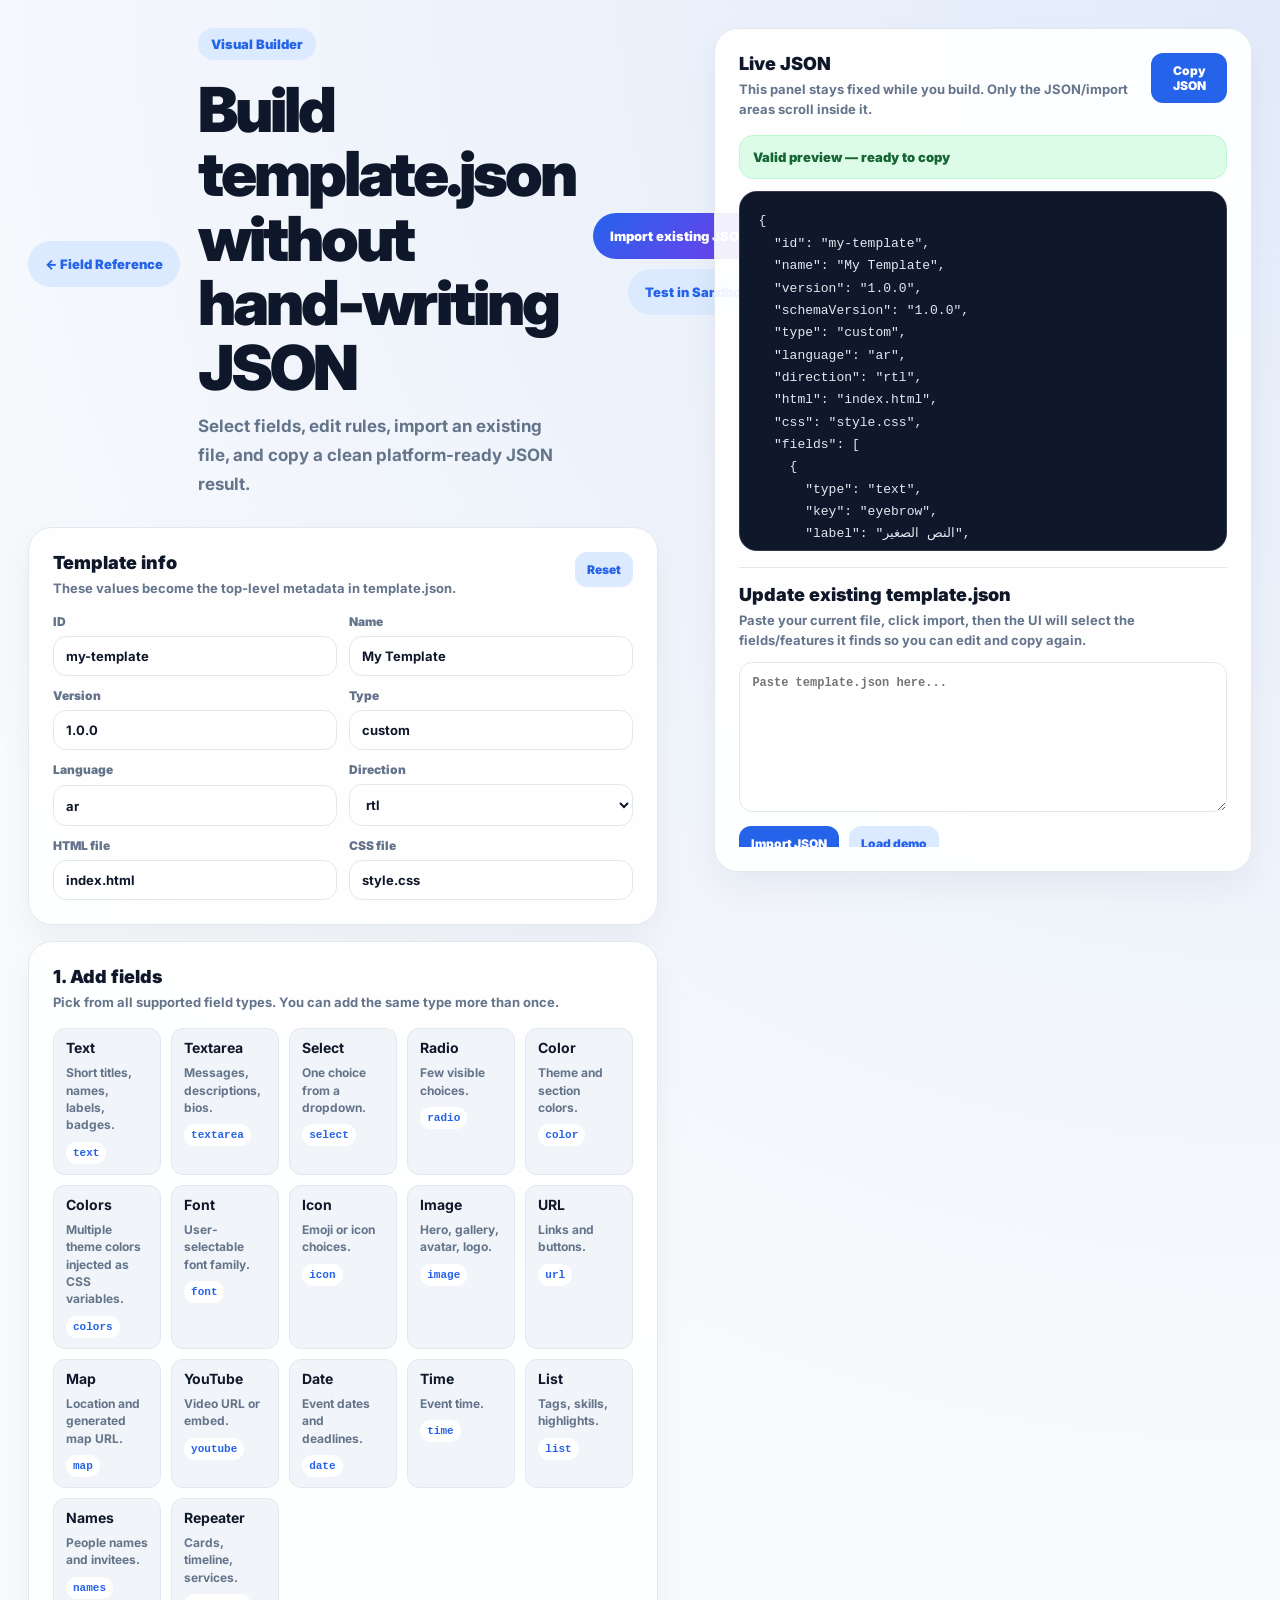
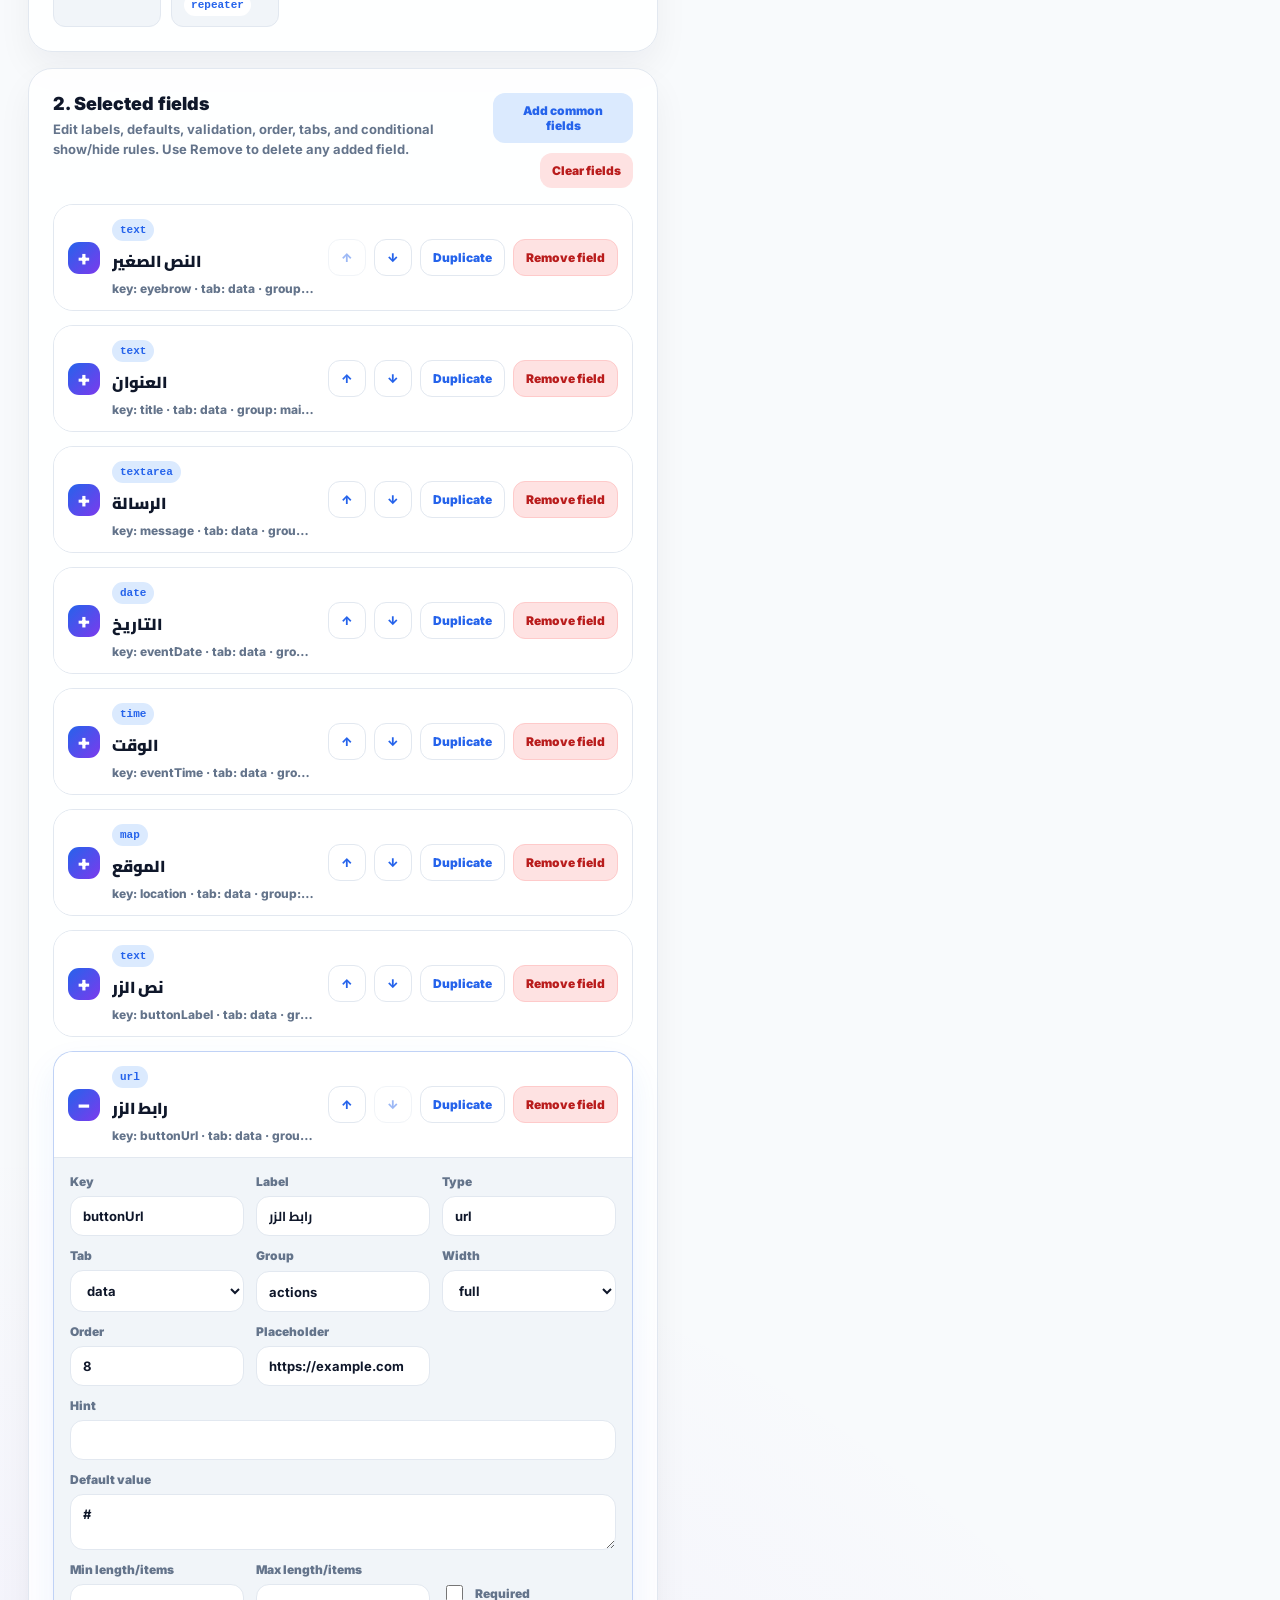
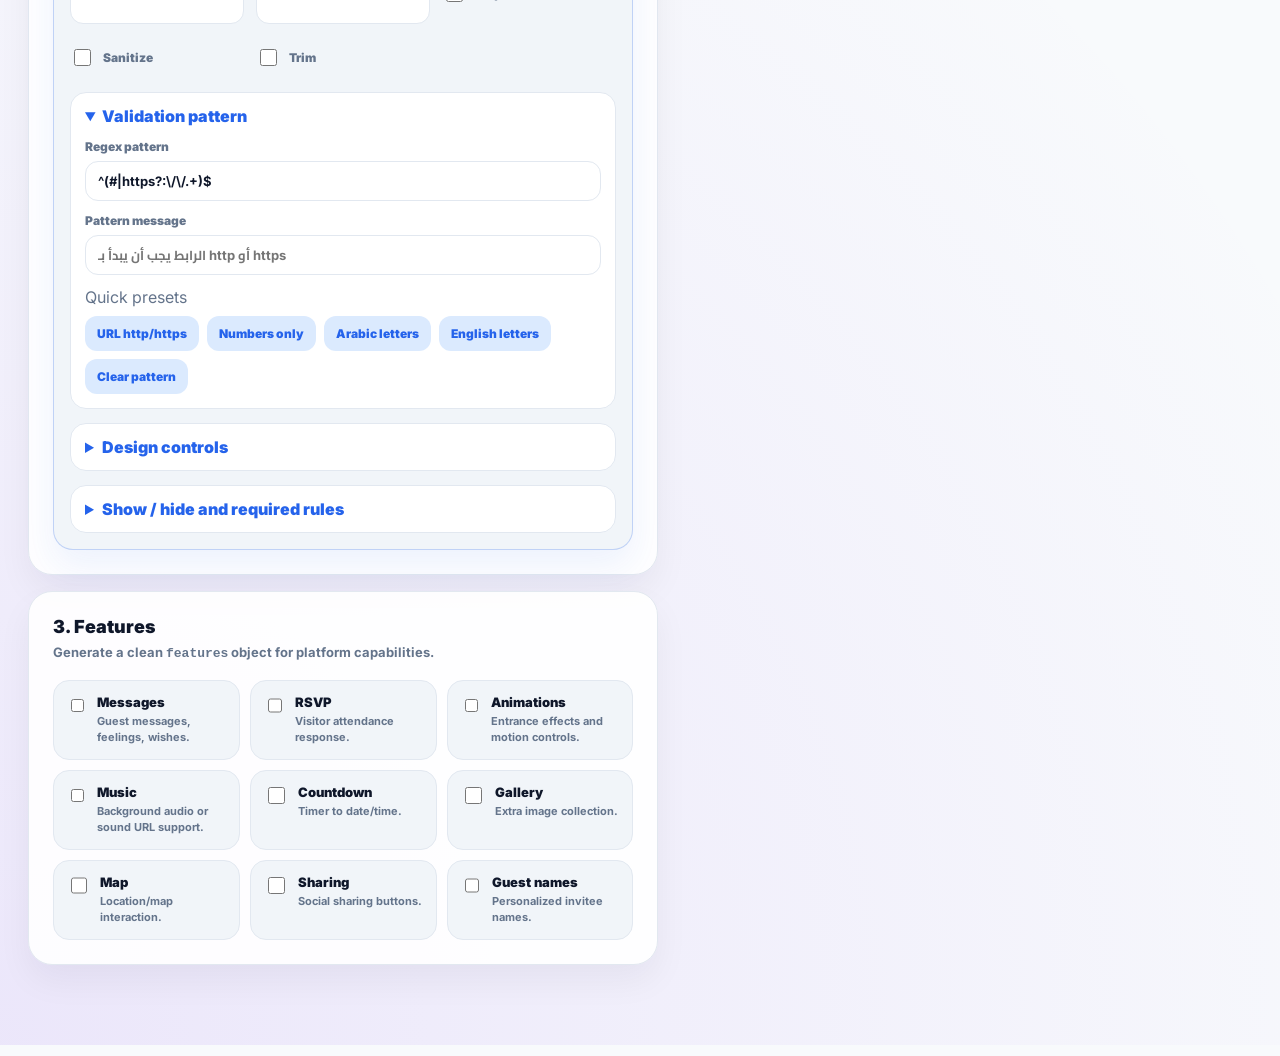
<file: builder.html>
<!DOCTYPE html>
<html lang="en" dir="ltr">

<head>
    <meta charset="UTF-8" />
    <meta name="viewport" content="width=device-width, initial-scale=1.0" />
    <title>Safhat Visual template.json Builder</title>
    <link rel="stylesheet" href="style.css" />
</head>

<body class="builder-page">

    <header class="builder-topbar">
        <a class="back-link" href="index.html">← Field Reference</a>
        <div>
            <span class="badge">Visual Builder</span>
            <h1>Build template.json without hand-writing JSON</h1>
            <p>Select fields, edit rules, import an existing file, and copy a clean platform-ready JSON result.</p>
        </div>
        <div class="topbar-links">
            <a class="topbar-action" href="#builder-import">Import existing JSON</a>
            <a class="topbar-action secondary" href="sandbox.html">Test in Sandbox</a>
        </div>
    </header>

    <main class="builder-main">
        <div class="builder-shell">
            <div class="builder-workspace">
                <div class="builder-panel">
                    <div class="builder-panel-title">
                        <div>
                            <h3>Template info</h3>
                            <p>These values become the top-level metadata in template.json.</p>
                        </div>
                        <button class="ghost-button" type="button" data-builder-reset>Reset</button>
                    </div>

                    <div class="builder-form-grid">
                        <label>
                            <span>ID</span>
                            <input id="builder-id" type="text" value="my-template" placeholder="my-template" />
                        </label>
                        <label>
                            <span>Name</span>
                            <input id="builder-name" type="text" value="My Template" placeholder="My Template" />
                        </label>
                        <label>
                            <span>Version</span>
                            <input id="builder-version" type="text" value="1.0.0" placeholder="1.0.0" />
                        </label>
                        <label>
                            <span>Type</span>
                            <input id="builder-type" type="text" value="custom" placeholder="invitation, portfolio..." />
                        </label>
                        <label>
                            <span>Language</span>
                            <input id="builder-language" type="text" value="ar" placeholder="ar" />
                        </label>
                        <label>
                            <span>Direction</span>
                            <select id="builder-direction">
                                <option value="rtl" selected>rtl</option>
                                <option value="ltr">ltr</option>
                            </select>
                        </label>
                        <label>
                            <span>HTML file</span>
                            <input id="builder-html" type="text" value="index.html" />
                        </label>
                        <label>
                            <span>CSS file</span>
                            <input id="builder-css" type="text" value="style.css" />
                        </label>
                    </div>
                </div>

                <div class="builder-panel">
                    <div class="builder-panel-title">
                        <div>
                            <h3>1. Add fields</h3>
                            <p>Pick from all supported field types. You can add the same type more than once.</p>
                        </div>
                    </div>

                    <div class="field-picker" data-field-picker></div>
                </div>

                <div class="builder-panel">
                    <div class="builder-panel-title">
                        <div>
                            <h3>2. Selected fields</h3>
                            <p>Edit labels, defaults, validation, order, tabs, and conditional show/hide rules. Use Remove to delete any added field.</p>
                        </div>
                        <div class="builder-title-actions">
                            <button class="ghost-button" type="button" data-add-common-fields>Add common fields</button>
                            <button class="danger-button" type="button" data-clear-fields>Clear fields</button>
                        </div>
                    </div>

                    <div class="selected-fields" data-selected-fields></div>
                </div>

                <div class="builder-panel">
                    <div class="builder-panel-title">
                        <div>
                            <h3>3. Features</h3>
                            <p>Generate a clean <code>features</code> object for platform capabilities.</p>
                        </div>
                    </div>

                    <div class="feature-toggle-grid" data-feature-toggles></div>
                </div>
            </div>

            <aside class="builder-preview">
                <div class="builder-panel sticky-preview">
                    <div class="builder-panel-title">
                        <div>
                            <h3>Live JSON</h3>
                            <p>This panel stays fixed while you build. Only the JSON/import areas scroll inside it.</p>
                        </div>
                        <button type="button" data-copy="builder-json-output">Copy JSON</button>
                    </div>

                    <div class="builder-status" data-builder-status>Ready</div>

                    <pre class="builder-json"><code id="builder-json-output"></code></pre>

                    <div class="import-box">
                        <h4>Update existing template.json</h4>
                        <p>Paste your current file, click import, then the UI will select the fields/features it finds so you can edit and copy again.</p>
                        <textarea id="builder-import" placeholder='Paste template.json here...'></textarea>
                        <div class="builder-actions">
                            <button type="button" data-import-json>Import JSON</button>
                            <button class="ghost-button" type="button" data-load-demo-json>Load demo</button>
                        </div>
                    </div>
                </div>
            </aside>
        </div>
    </main>

    <script src="builder.js"></script>

</body>

</html>
</file>
<file: style.css>
@import url('https://fonts.googleapis.com/css2?family=Cairo:wght@400;500;600;700;800;900&family=Inter:wght@400;500;600;700;800;900&display=swap');

:root {
    --bg: #f8fafc;
    --surface: #ffffff;
    --surface-soft: #f1f5f9;
    --text: #0f172a;
    --muted: #64748b;
    --border: #e2e8f0;
    --primary: #2563eb;
    --primary-soft: #dbeafe;
    --accent: #7c3aed;
    --success: #16a34a;
    --warning: #f59e0b;
    --danger: #ef4444;
    --code-bg: #0f172a;
    --code-text: #e2e8f0;
    --radius: 22px;
    --shadow: 0 22px 60px rgba(15, 23, 42, 0.08);
}

* {
    box-sizing: border-box;
}

html {
    scroll-behavior: smooth;
}

body {
    margin: 0;
    min-height: 100vh;
    color: var(--text);
    background:
        radial-gradient(circle at top right, rgba(37, 99, 235, 0.10), transparent 34%),
        radial-gradient(circle at bottom left, rgba(124, 58, 237, 0.10), transparent 34%),
        var(--bg);
    font-family: Inter, Cairo, sans-serif;
}

a {
    color: inherit;
    text-decoration: none;
}

code {
    font-family: ui-monospace, SFMono-Regular, Menlo, Monaco, Consolas, monospace;
}

.sidebar {
    position: fixed;
    inset: 0 auto 0 0;
    width: 292px;
    padding: 22px;
    background: rgba(255, 255, 255, 0.84);
    border-right: 1px solid var(--border);
    backdrop-filter: blur(18px);
    overflow-y: auto;
    z-index: 20;
}

.brand {
    display: flex;
    align-items: center;
    gap: 12px;
    padding: 14px;
    margin-bottom: 18px;
    border-radius: 18px;
    background: var(--surface-soft);
    border: 1px solid var(--border);
}

.brand>span {
    width: 42px;
    height: 42px;
    display: grid;
    place-items: center;
    border-radius: 14px;
    color: #ffffff;
    background: linear-gradient(135deg, var(--primary), var(--accent));
    font-size: 22px;
    font-weight: 900;
}

.brand strong {
    display: block;
    font-size: 15px;
    font-weight: 900;
}

.brand small {
    display: block;
    margin-top: 2px;
    color: var(--muted);
    font-size: 12px;
    font-weight: 700;
}

.sidebar nav {
    display: grid;
    gap: 4px;
}

.sidebar nav a {
    padding: 10px 12px;
    border-radius: 12px;
    color: var(--muted);
    font-size: 14px;
    font-weight: 700;
    transition: 0.18s ease;
}

.sidebar nav a:hover {
    color: var(--primary);
    background: var(--primary-soft);
}

.docs {
    width: min(1180px, calc(100% - 340px));
    margin-left: 320px;
    padding: 28px 28px 80px;
}

.hero {
    padding: clamp(34px, 5vw, 72px);
    margin-bottom: 24px;
    border-radius: 34px;
    background:
        linear-gradient(135deg, rgba(255, 255, 255, 0.94), rgba(255, 255, 255, 0.64)),
        var(--surface);
    border: 1px solid var(--border);
    box-shadow: var(--shadow);
}

.badge {
    display: inline-flex;
    width: fit-content;
    padding: 8px 13px;
    margin-bottom: 18px;
    border-radius: 999px;
    color: var(--primary);
    background: var(--primary-soft);
    font-size: 13px;
    font-weight: 900;
}

.hero h1 {
    max-width: 850px;
    margin: 0;
    font-size: clamp(42px, 6vw, 76px);
    line-height: 1.02;
    letter-spacing: -0.055em;
    font-weight: 900;
}

.hero p {
    max-width: 760px;
    margin: 22px 0 0;
    color: var(--muted);
    font-size: 18px;
    line-height: 1.8;
    font-weight: 600;
}

.hero-actions {
    display: flex;
    flex-wrap: wrap;
    gap: 12px;
    margin-top: 30px;
}

.hero-actions a {
    min-height: 50px;
    display: inline-flex;
    align-items: center;
    justify-content: center;
    padding: 13px 20px;
    border-radius: 999px;
    font-weight: 900;
}

.hero-actions a:first-child {
    color: #ffffff;
    background: linear-gradient(135deg, var(--primary), var(--accent));
}

.hero-actions a:last-child {
    background: var(--surface-soft);
    border: 1px solid var(--border);
}

.workflow-grid,
.checklist-grid {
    display: grid;
    gap: 16px;
}

.workflow-grid {
    grid-template-columns: repeat(3, minmax(0, 1fr));
}

.workflow-card {
    min-height: 230px;
    padding: 24px;
    border: 1px solid var(--border);
    border-radius: 22px;
    background: linear-gradient(145deg, #ffffff, var(--surface-soft));
}

.workflow-card>span {
    display: grid;
    width: 34px;
    height: 34px;
    place-items: center;
    border-radius: 50%;
    color: #ffffff;
    background: linear-gradient(135deg, var(--primary), var(--accent));
    font-size: 13px;
    font-weight: 900;
}

.workflow-card h3 {
    margin: 18px 0 8px;
    font-size: 20px;
}

.workflow-card p {
    min-height: 52px;
    margin: 0 0 15px;
    color: var(--muted);
    font-weight: 600;
    line-height: 1.65;
}

.workflow-card code {
    display: block;
    padding: 10px;
    overflow-x: auto;
    border-radius: 10px;
    color: #bfdbfe;
    background: var(--code-bg);
    font-size: 11px;
    line-height: 1.5;
    white-space: nowrap;
}

.callout {
    margin-top: 20px;
    padding: 16px 18px;
    border: 1px solid rgba(37, 99, 235, 0.22);
    border-radius: 16px;
    color: #1e3a8a;
    background: var(--primary-soft);
    line-height: 1.65;
}

.checklist-grid {
    grid-template-columns: repeat(2, minmax(0, 1fr));
}

.checklist-grid label {
    display: flex;
    align-items: flex-start;
    gap: 10px;
    padding: 15px;
    border: 1px solid var(--border);
    border-radius: 14px;
    background: var(--surface-soft);
    color: var(--text);
    font-weight: 700;
    line-height: 1.5;
    cursor: pointer;
}

.checklist-grid input {
    width: 17px;
    height: 17px;
    margin: 2px 0 0;
    accent-color: var(--primary);
}

.builder-section {
    background:
        linear-gradient(135deg, rgba(37, 99, 235, 0.08), rgba(124, 58, 237, 0.08)),
        rgba(255, 255, 255, 0.94);
}

.builder-link-section {
    background:
        linear-gradient(135deg, rgba(37, 99, 235, 0.09), rgba(124, 58, 237, 0.09)),
        rgba(255, 255, 255, 0.94);
}

.builder-link-card {
    display: flex;
    align-items: center;
    justify-content: space-between;
    gap: 18px;
    padding: 22px;
    border: 1px solid rgba(37, 99, 235, 0.18);
    border-radius: 22px;
    background: #ffffff;
}

.builder-link-card strong {
    display: block;
    font-size: 20px;
    font-weight: 900;
}

.builder-link-card p {
    margin: 7px 0 0;
    color: var(--muted);
    line-height: 1.65;
    font-weight: 700;
}

.builder-link-card a,
.topbar-action,
.back-link {
    display: inline-flex;
    align-items: center;
    justify-content: center;
    min-height: 46px;
    padding: 12px 17px;
    border-radius: 999px;
    color: #ffffff;
    background: linear-gradient(135deg, var(--primary), var(--accent));
    font-size: 13px;
    font-weight: 900;
    white-space: nowrap;
}

.back-link {
    color: var(--primary);
    background: var(--primary-soft);
}

.topbar-links {
    display: flex;
    flex-wrap: wrap;
    justify-content: flex-end;
    gap: 10px;
}

.topbar-action.secondary {
    color: var(--primary);
    background: var(--primary-soft);
}

.builder-page {
    min-height: 100vh;
}

.builder-topbar,
.builder-main {
    margin-right: min(620px, calc(42vw + 56px));
}

.builder-topbar {
    display: grid;
    grid-template-columns: auto 1fr auto;
    gap: 18px;
    align-items: center;
    padding: 28px;
}

.builder-topbar h1 {
    max-width: 900px;
    margin: 0;
    font-size: clamp(34px, 5vw, 62px);
    line-height: 1.04;
    letter-spacing: -0.05em;
    font-weight: 900;
}

.builder-topbar p {
    max-width: 760px;
    margin: 12px 0 0;
    color: var(--muted);
    font-size: 17px;
    line-height: 1.7;
    font-weight: 700;
}

.builder-main {
    padding: 0 28px 80px;
}

.builder-page .builder-shell {
    display: block;
}

.builder-page .builder-workspace {
    max-width: 1120px;
}

.builder-page .builder-panel {
    padding: 24px;
}

.builder-page .field-picker {
    grid-template-columns: repeat(5, minmax(0, 1fr));
}

.builder-page .feature-toggle-grid {
    grid-template-columns: repeat(3, minmax(0, 1fr));
}

.builder-page .builder-preview {
    position: fixed;
    top: 28px;
    right: 28px;
    bottom: 28px;
    width: min(560px, calc(100vw - 56px));
    max-width: 42vw;
    z-index: 30;
}

.builder-page .sticky-preview {
    position: static;
    display: flex;
    flex-direction: column;
    height: 100%;
    overflow: hidden;
}

.builder-page .builder-json {
    flex: 1 1 auto;
    min-height: 220px;
    max-height: none;
    overflow: auto;
}

.builder-page .import-box {
    flex: 0 0 auto;
    max-height: 280px;
    overflow: auto;
}

.sandbox-page {
    min-height: 100vh;
}

.sandbox-page .builder-topbar,
.sandbox-main {
    margin-right: 0;
}

.sandbox-main {
    padding: 0 28px 80px;
}

.sandbox-layout {
    display: grid;
    grid-template-columns: minmax(0, 0.95fr) minmax(480px, 1.05fr);
    gap: 18px;
    align-items: start;
}

.sandbox-workspace,
.sandbox-preview-column {
    display: grid;
    gap: 18px;
}

.sandbox-preview-column {
    position: sticky;
    top: 20px;
}

.sandbox-preview-column .preview-panel {
    min-height: calc(100vh - 40px);
    display: flex;
    flex-direction: column;
}

.sandbox-panel {
    padding: 20px;
    border: 1px solid var(--border);
    border-radius: 24px;
    background: rgba(255, 255, 255, 0.92);
    box-shadow: 0 16px 34px rgba(15, 23, 42, 0.05);
}

.sandbox-toolbar {
    display: flex;
    justify-content: space-between;
    align-items: flex-start;
    gap: 18px;
    margin-bottom: 18px;
}

.sandbox-toolbar h2,
.sandbox-panel-title h3 {
    margin: 0;
    font-size: 20px;
    font-weight: 900;
}

.sandbox-toolbar p,
.sandbox-panel-title p {
    margin: 6px 0 0;
    color: var(--muted);
    line-height: 1.6;
    font-size: 13px;
    font-weight: 700;
}

.sandbox-actions,
.sandbox-panel-title {
    display: flex;
    align-items: flex-start;
    justify-content: space-between;
    gap: 12px;
}

.sandbox-actions {
    flex-wrap: wrap;
    justify-content: flex-end;
}

.sandbox-project-picker {
    width: min(360px, 100%);
    display: grid;
    gap: 6px;
}

.sandbox-project-picker label {
    color: var(--text);
    font-size: 12px;
    font-weight: 900;
}

.sandbox-project-picker select {
    width: 100%;
    min-height: 42px;
    padding: 9px 34px 9px 11px;
    border: 1px solid var(--border);
    border-radius: 12px;
    color: var(--text);
    background: #ffffff;
    font: inherit;
    font-size: 13px;
    font-weight: 800;
}

.sandbox-project-picker small {
    color: var(--muted);
    line-height: 1.5;
}

.sandbox-project-picker small.warn {
    color: var(--danger);
}

.sandbox-actions button,
.sandbox-panel button,
.sandbox-helper-toggle {
    border: 0;
    cursor: pointer;
    padding: 10px 12px;
    border-radius: 12px;
    color: #ffffff;
    background: var(--primary);
    font: inherit;
    font-size: 12px;
    font-weight: 900;
    transition: 0.18s ease;
}

.sandbox-actions button:hover,
.sandbox-panel button:hover {
    transform: translateY(-1px);
    background: #1d4ed8;
}

.sandbox-actions .ghost-button,
.sandbox-panel .ghost-button {
    color: var(--primary);
    background: var(--primary-soft);
}

.sandbox-actions button.copied,
.sandbox-panel button.copied {
    background: var(--success);
}

.sandbox-helper-grid {
    display: grid;
    grid-template-columns: repeat(2, minmax(0, 1fr));
    gap: 12px;
}

.sandbox-helper-toggle {
    display: flex;
    align-items: flex-start;
    gap: 10px;
    color: var(--text);
    background: var(--surface-soft);
    border: 1px solid var(--border);
}

.sandbox-helper-toggle input {
    width: 17px;
    height: 17px;
    margin-top: 2px;
    accent-color: var(--primary);
}

.sandbox-helper-toggle strong,
.sandbox-helper-toggle small {
    display: block;
}

.sandbox-helper-toggle small {
    margin-top: 4px;
    color: var(--muted);
    line-height: 1.45;
    font-weight: 700;
}

.autosave-status {
    display: inline-flex;
    align-items: center;
    width: fit-content;
    padding: 8px 11px;
    border-radius: 999px;
    color: #166534;
    background: #dcfce7;
    border: 1px solid #bbf7d0;
    font-size: 12px;
    font-weight: 900;
    white-space: nowrap;
}

.autosave-status.warn {
    color: #92400e;
    background: #fef3c7;
    border-color: #fde68a;
}

.sandbox-tabs {
    display: flex;
    flex-wrap: wrap;
    gap: 8px;
    padding: 8px;
    margin-top: 16px;
    border: 1px solid var(--border);
    border-radius: 18px;
    background: var(--surface-soft);
}

.sandbox-tabs button {
    border: 0;
    cursor: pointer;
    padding: 11px 14px;
    border-radius: 13px;
    color: var(--muted);
    background: transparent;
    font: inherit;
    font-size: 13px;
    font-weight: 900;
}

.sandbox-tabs button.active {
    color: #ffffff;
    background: linear-gradient(135deg, var(--primary), var(--accent));
    box-shadow: 0 12px 24px rgba(37, 99, 235, 0.18);
}

.sandbox-tab-panels {
    margin-top: 14px;
}

.sandbox-tab-panel[hidden] {
    display: none;
}

.sandbox-editor-head {
    display: flex;
    align-items: flex-start;
    justify-content: space-between;
    gap: 12px;
}

.sandbox-editor-head strong {
    display: block;
    font-size: 15px;
    font-weight: 900;
}

.sandbox-editor-head p {
    margin: 5px 0 0;
    color: var(--muted);
    font-size: 13px;
    line-height: 1.55;
    font-weight: 700;
}

.sandbox-editor {
    width: 100%;
    min-height: 240px;
    margin-top: 14px;
    padding: 14px;
    border: 1px solid var(--border);
    border-radius: 16px;
    outline: none;
    color: var(--code-text);
    background: var(--code-bg);
    font: 12px/1.65 ui-monospace, SFMono-Regular, Menlo, Monaco, Consolas, monospace;
    resize: vertical;
}

.sandbox-editor.tall {
    min-height: 360px;
}

.sandbox-editor.mock-editor {
    min-height: 360px;
}

.sandbox-validation {
    display: grid;
    gap: 10px;
    margin-top: 14px;
}

.validation-group {
    padding: 13px;
    border-radius: 16px;
    font-size: 13px;
    line-height: 1.55;
    font-weight: 700;
}

.validation-group strong {
    display: block;
    margin-bottom: 6px;
    font-weight: 900;
}

.validation-group ul {
    margin: 0;
    padding-left: 18px;
}

.validation-group.errors {
    color: #991b1b;
    background: #fee2e2;
    border: 1px solid #fecaca;
}

.validation-group.warnings {
    color: #92400e;
    background: #fef3c7;
    border: 1px solid #fde68a;
}

.validation-group.success {
    color: #166534;
    background: #dcfce7;
    border: 1px solid #bbf7d0;
}

.preview-panel iframe {
    width: 100%;
    flex: 1;
    min-height: 720px;
    display: block;
    margin-top: 14px;
    border: 1px solid var(--border);
    border-radius: 18px;
    background: #ffffff;
}

.builder-shell {
    display: grid;
    grid-template-columns: minmax(0, 1.2fr) minmax(360px, 0.8fr);
    gap: 18px;
    align-items: start;
}

.builder-workspace {
    display: grid;
    gap: 16px;
}

.builder-panel {
    padding: 18px;
    border: 1px solid var(--border);
    border-radius: 24px;
    background: rgba(255, 255, 255, 0.92);
    box-shadow: 0 16px 34px rgba(15, 23, 42, 0.05);
}

.builder-panel-title {
    display: flex;
    align-items: flex-start;
    justify-content: space-between;
    gap: 14px;
    margin-bottom: 16px;
}

.builder-panel-title h3,
.import-box h4 {
    margin: 0;
    font-size: 18px;
    font-weight: 900;
}

.builder-panel-title p,
.import-box p {
    margin: 5px 0 0;
    color: var(--muted);
    font-size: 13px;
    line-height: 1.55;
    font-weight: 700;
}

.builder-panel button,
.field-editor-actions button,
.builder-actions button {
    border: 0;
    cursor: pointer;
    padding: 10px 12px;
    border-radius: 12px;
    color: #ffffff;
    background: var(--primary);
    font: inherit;
    font-size: 12px;
    font-weight: 900;
    transition: 0.18s ease;
}

.builder-panel button:hover,
.field-editor-actions button:hover,
.builder-actions button:hover {
    transform: translateY(-1px);
    background: #1d4ed8;
}

.builder-panel button:disabled {
    cursor: not-allowed;
    opacity: 0.45;
    transform: none;
}

.builder-panel .ghost-button,
.builder-actions .ghost-button {
    color: var(--primary);
    background: var(--primary-soft);
}

.builder-panel .danger-button,
.builder-actions .danger-button {
    color: #b91c1c;
    background: #fee2e2;
}

.builder-panel button.copied {
    background: var(--success);
}

.builder-title-actions {
    display: flex;
    flex-wrap: wrap;
    justify-content: flex-end;
    gap: 10px;
}

.builder-form-grid {
    display: grid;
    grid-template-columns: repeat(2, minmax(0, 1fr));
    gap: 12px;
}

.builder-form-grid.compact {
    grid-template-columns: repeat(3, minmax(0, 1fr));
}

.builder-form-grid label,
.condition-grid label {
    display: grid;
    gap: 7px;
    color: var(--text);
    font-size: 12px;
    font-weight: 900;
}

.builder-form-grid label.wide,
.condition-grid label.wide {
    grid-column: 1 / -1;
}

.builder-form-grid span,
.condition-grid span {
    color: var(--muted);
}

.builder-form-grid input,
.builder-form-grid select,
.builder-form-grid textarea,
.condition-grid input,
.import-box textarea {
    width: 100%;
    border: 1px solid var(--border);
    outline: 0;
    padding: 11px 12px;
    border-radius: 13px;
    color: var(--text);
    background: #ffffff;
    font: inherit;
    font-size: 13px;
    font-weight: 700;
}

.builder-form-grid textarea,
.import-box textarea {
    resize: vertical;
}

.check-row {
    display: flex !important;
    grid-template-columns: auto 1fr;
    align-items: center;
    flex-direction: row;
    gap: 9px !important;
    min-height: 42px;
}

.check-row input,
.feature-toggle input {
    width: 17px;
    height: 17px;
    accent-color: var(--primary);
}

.field-picker,
.feature-toggle-grid {
    display: grid;
    grid-template-columns: repeat(4, minmax(0, 1fr));
    gap: 10px;
}

.field-picker-card {
    min-height: 126px;
    display: grid;
    justify-items: start;
    align-content: start;
    gap: 8px;
    padding: 14px;
    text-align: left;
    border: 1px solid var(--border) !important;
    color: var(--text) !important;
    background: var(--surface-soft) !important;
}

.field-picker-card strong {
    font-size: 14px;
}

.field-picker-card span {
    color: var(--muted);
    font-size: 12px;
    line-height: 1.45;
    font-weight: 700;
}

.field-picker-card code {
    margin-top: auto;
    padding: 5px 7px;
    border-radius: 999px;
    color: var(--primary);
    background: #ffffff;
    font-size: 11px;
    font-weight: 900;
}

.selected-fields {
    display: grid;
    gap: 14px;
}

.empty-builder-state {
    padding: 22px;
    border: 1px dashed #bfdbfe;
    border-radius: 18px;
    color: #1e3a8a;
    background: #eff6ff;
    text-align: center;
}

.empty-builder-state p {
    margin: 7px 0 0;
    color: #1e40af;
    font-weight: 700;
}

.field-editor {
    overflow: hidden;
    padding: 0;
    border: 1px solid var(--border);
    border-radius: 20px;
    background: var(--surface-soft);
    transition: border-color 0.18s ease, box-shadow 0.18s ease;
}

.field-editor.is-open {
    border-color: rgba(37, 99, 235, 0.24);
    box-shadow: 0 16px 34px rgba(37, 99, 235, 0.08);
}

.field-editor-head {
    display: flex;
    align-items: center;
    justify-content: space-between;
    gap: 14px;
    padding: 14px;
    background: #ffffff;
}

.field-summary-button {
    min-width: 0;
    flex: 1;
    display: grid !important;
    grid-template-columns: auto minmax(0, 1fr);
    align-items: center;
    gap: 12px;
    padding: 0 !important;
    border: 0 !important;
    color: inherit !important;
    background: transparent !important;
    text-align: left;
}

.field-summary-button:hover {
    transform: none !important;
    background: transparent !important;
}

.accordion-chevron {
    width: 32px;
    height: 32px;
    display: grid;
    place-items: center;
    border-radius: 11px;
    color: #ffffff;
    background: linear-gradient(135deg, var(--primary), var(--accent));
    font-size: 20px;
    font-weight: 900;
    line-height: 1;
}

.field-summary-text {
    min-width: 0;
    display: grid;
    gap: 5px;
}

.field-summary-text strong {
    overflow: hidden;
    color: var(--text);
    font-size: 16px;
    font-weight: 900;
    text-overflow: ellipsis;
    white-space: nowrap;
}

.field-summary-text small {
    overflow: hidden;
    color: var(--muted);
    font-size: 12px;
    font-weight: 800;
    text-overflow: ellipsis;
    white-space: nowrap;
}

.field-type-pill {
    display: inline-flex;
    width: fit-content;
    padding: 5px 8px;
    border-radius: 999px;
    color: var(--primary);
    background: var(--primary-soft);
    font-size: 11px;
    font-weight: 900;
    font-family: ui-monospace, SFMono-Regular, Menlo, Monaco, Consolas, monospace;
}

.field-editor-actions {
    display: flex;
    flex-wrap: wrap;
    justify-content: flex-end;
    gap: 8px;
}

.field-editor-actions button {
    color: var(--primary);
    background: #ffffff;
    border: 1px solid var(--border);
}

.field-editor-actions button:last-child {
    color: #b91c1c;
    background: #fee2e2;
    border-color: #fecaca;
}

.field-editor-body {
    padding: 16px;
    border-top: 1px solid var(--border);
}

.condition-editor,
.validation-editor,
.design-controls-editor {
    margin-top: 14px;
    border-radius: 16px;
    background: #ffffff;
    border: 1px solid var(--border);
}

.condition-editor summary,
.validation-editor summary,
.design-controls-editor summary {
    cursor: pointer;
    padding: 13px 14px;
    color: var(--primary);
    font-weight: 900;
}

.condition-grid,
.validation-grid,
.design-controls-grid {
    display: grid;
    grid-template-columns: 1fr 1fr 1fr;
    gap: 12px;
    padding: 0 14px 14px;
}

.validation-grid label,
.design-controls-grid label {
    display: grid;
    gap: 7px;
    color: var(--text);
    font-size: 12px;
    font-weight: 900;
}

.validation-grid span,
.design-controls-grid span {
    color: var(--muted);
}

.validation-grid input,
.design-controls-grid input {
    width: 100%;
    border: 1px solid var(--border);
    outline: 0;
    padding: 11px 12px;
    border-radius: 13px;
    color: var(--text);
    background: #ffffff;
    font: inherit;
    font-size: 13px;
    font-weight: 700;
}

.validation-grid label.wide {
    grid-column: 1 / -1;
}

.pattern-presets {
    grid-column: 1 / -1;
    display: grid;
    gap: 9px;
}

.pattern-presets>div {
    display: flex;
    flex-wrap: wrap;
    gap: 8px;
}

.pattern-presets button {
    color: var(--primary);
    background: var(--primary-soft);
}

.condition-helper {
    grid-column: 1 / -1;
    display: flex;
    align-items: center;
    justify-content: space-between;
    gap: 12px;
    padding: 12px;
    border: 1px dashed #bfdbfe;
    border-radius: 14px;
    color: #1e3a8a;
    background: #eff6ff;
    font-size: 12px;
    font-weight: 900;
}

.condition-helper button {
    color: #ffffff;
    background: var(--primary);
}

.feature-toggle {
    display: flex;
    gap: 10px;
    align-items: flex-start;
    padding: 13px;
    border: 1px solid var(--border);
    border-radius: 16px;
    background: var(--surface-soft);
    cursor: pointer;
}

.feature-toggle strong,
.feature-toggle small {
    display: block;
}

.feature-toggle strong {
    font-size: 13px;
    font-weight: 900;
}

.feature-toggle small {
    margin-top: 4px;
    color: var(--muted);
    font-size: 11px;
    line-height: 1.45;
    font-weight: 700;
}

.builder-preview {
    min-width: 0;
}

.sticky-preview {
    position: sticky;
    top: 18px;
}

.builder-status {
    padding: 11px 13px;
    margin-bottom: 12px;
    border-radius: 14px;
    font-size: 13px;
    font-weight: 900;
    line-height: 1.55;
}

.builder-status.ok {
    color: #166534;
    background: #dcfce7;
    border: 1px solid #bbf7d0;
}

.builder-status.warn {
    color: #92400e;
    background: #fef3c7;
    border: 1px solid #fde68a;
}

.builder-json {
    max-height: 520px;
    margin: 0;
    border-radius: 18px;
    background: var(--code-bg);
    border: 1px solid rgba(226, 232, 240, 0.16);
}

.builder-json code {
    display: block;
    color: var(--code-text);
}

.import-box {
    margin-top: 16px;
    padding-top: 16px;
    border-top: 1px solid var(--border);
}

.import-box textarea {
    min-height: 150px;
    margin-top: 12px;
    font-family: ui-monospace, SFMono-Regular, Menlo, Monaco, Consolas, monospace;
    font-size: 12px;
    line-height: 1.6;
}

.builder-actions {
    display: flex;
    flex-wrap: wrap;
    gap: 10px;
    margin-top: 10px;
}

.section,
.field-doc {
    padding: clamp(24px, 4vw, 38px);
    margin-bottom: 22px;
    border-radius: 30px;
    background: rgba(255, 255, 255, 0.90);
    border: 1px solid var(--border);
    box-shadow: 0 16px 42px rgba(15, 23, 42, 0.05);
}

.field-doc.important {
    border-color: rgba(37, 99, 235, 0.24);
    box-shadow: 0 18px 50px rgba(37, 99, 235, 0.08);
}

.section-title {
    display: flex;
    align-items: flex-start;
    gap: 16px;
    margin-bottom: 24px;
}

.section-title>span {
    width: 46px;
    height: 46px;
    display: grid;
    place-items: center;
    flex: 0 0 auto;
    border-radius: 15px;
    color: #ffffff;
    background: linear-gradient(135deg, var(--primary), var(--accent));
    font-size: 14px;
    font-weight: 900;
}

.section-title h2,
.field-header h2 {
    margin: 0;
    font-size: clamp(28px, 4vw, 42px);
    line-height: 1.16;
    letter-spacing: -0.035em;
    font-weight: 900;
}

.section-title p,
.field-header p {
    max-width: 780px;
    margin: 8px 0 0;
    color: var(--muted);
    font-size: 16px;
    line-height: 1.75;
    font-weight: 600;
}

.field-header {
    margin-bottom: 22px;
}

.field-type {
    display: inline-flex;
    width: fit-content;
    margin-bottom: 12px;
    padding: 7px 11px;
    border-radius: 999px;
    color: var(--primary);
    background: var(--primary-soft);
    font-size: 13px;
    font-weight: 900;
    font-family: ui-monospace, SFMono-Regular, Menlo, Monaco, Consolas, monospace;
}

.info-grid,
.code-grid {
    display: grid;
    grid-template-columns: repeat(2, minmax(0, 1fr));
    gap: 16px;
    margin-bottom: 10px;
}

.cards-grid {
    display: grid;
    grid-template-columns: repeat(4, minmax(0, 1fr));
    gap: 14px;
    margin-bottom: 18px;
}

.info-card,
.mini-card {
    padding: 20px;
    border-radius: 22px;
    background: var(--surface-soft);
    border: 1px solid var(--border);
}

.info-card h3,
.mini-card h3 {
    margin: 0 0 8px;
    font-size: 18px;
    font-weight: 900;
}

.info-card p,
.mini-card p {
    margin: 0 0 14px;
    color: var(--muted);
    line-height: 1.65;
    font-weight: 600;
}

.mini-card code {
    display: inline-flex;
    padding: 6px 9px;
    border-radius: 10px;
    color: var(--primary);
    background: #ffffff;
    border: 1px solid var(--border);
    font-size: 12px;
    font-weight: 800;
}

.code-card {
    overflow: hidden;
    border-radius: 22px;
    background: var(--code-bg);
    border: 1px solid rgba(226, 232, 240, 0.16);
}

.code-card.large pre {
    max-height: 720px;
}

.code-header {
    display: flex;
    align-items: center;
    justify-content: space-between;
    gap: 14px;
    padding: 12px 14px;
    background: rgba(255, 255, 255, 0.06);
    border-bottom: 1px solid rgba(226, 232, 240, 0.12);
}

.code-header span {
    color: #ffffff;
    font-size: 13px;
    font-weight: 900;
}

.code-header button {
    border: 0;
    cursor: pointer;
    padding: 7px 10px;
    border-radius: 10px;
    color: #ffffff;
    background: var(--primary);
    font-size: 12px;
    font-weight: 900;
    transition: 0.18s ease;
}

.code-header button:hover {
    transform: translateY(-1px);
    background: #1d4ed8;
}

.code-header button.copied {
    background: var(--success);
}

pre {
    margin: 0;
    max-height: 460px;
    padding: 18px;
    overflow: auto;
}

pre code {
    color: var(--code-text);
    font-size: 13px;
    line-height: 1.72;
    white-space: pre;
}

.table-wrap {
    overflow: auto;
    margin-bottom: 18px;
    border-radius: 22px;
    border: 1px solid var(--border);
}

table {
    width: 100%;
    border-collapse: collapse;
    min-width: 720px;
    background: #ffffff;
}

th,
td {
    padding: 14px 16px;
    text-align: left;
    border-bottom: 1px solid var(--border);
    vertical-align: top;
}

th {
    color: var(--text);
    background: var(--surface-soft);
    font-size: 13px;
    font-weight: 900;
}

td {
    color: var(--muted);
    font-size: 14px;
    line-height: 1.6;
    font-weight: 600;
}

td code {
    color: var(--primary);
    font-size: 13px;
    font-weight: 800;
}

.example-preview {
    padding: 18px;
    margin-bottom: 16px;
    border-radius: 22px;
    background: var(--surface-soft);
    border: 1px solid var(--border);
}

.example-preview label {
    display: block;
    margin-bottom: 8px;
    color: var(--muted);
    font-size: 13px;
    font-weight: 900;
}

.example-preview input,
.example-preview textarea,
.example-preview select {
    width: 100%;
    border: 1px solid var(--border);
    outline: none;
    padding: 13px 14px;
    border-radius: 14px;
    color: var(--text);
    background: #ffffff;
    font: inherit;
    font-weight: 700;
}

.example-preview textarea {
    min-height: 100px;
    resize: none;
}

.inline-preview {
    display: flex;
    flex-wrap: wrap;
    gap: 12px;
}

.inline-preview label {
    margin: 0;
    display: inline-flex;
    align-items: center;
    gap: 8px;
    padding: 11px 13px;
    border-radius: 999px;
    background: #ffffff;
    border: 1px solid var(--border);
    color: var(--text);
}

.color-preview,
.icon-preview,
.tags-preview {
    display: flex;
    flex-wrap: wrap;
    gap: 12px;
}

.color-preview span {
    width: 52px;
    height: 52px;
    display: inline-flex;
    border-radius: 16px;
    border: 4px solid #ffffff;
    box-shadow: 0 10px 24px rgba(15, 23, 42, 0.12);
}

.icon-preview span {
    width: 56px;
    height: 56px;
    display: grid;
    place-items: center;
    border-radius: 18px;
    background: #ffffff;
    border: 1px solid var(--border);
    font-size: 26px;
}

.image-preview img {
    width: 100%;
    max-height: 330px;
    display: block;
    object-fit: cover;
    border-radius: 18px;
    border: 1px solid var(--border);
}

.tags-preview span {
    display: inline-flex;
    padding: 9px 14px;
    border-radius: 999px;
    color: var(--primary);
    background: #ffffff;
    border: 1px solid var(--border);
    font-size: 13px;
    font-weight: 900;
}

.repeater-preview {
    display: grid;
    grid-template-columns: repeat(2, 1fr);
    gap: 14px;
}

.repeater-preview article {
    padding: 18px;
    border-radius: 18px;
    background: #ffffff;
    border: 1px solid var(--border);
}

.repeater-preview strong {
    display: block;
    margin-bottom: 8px;
    font-weight: 900;
}

.repeater-preview p {
    margin: 0;
    color: var(--muted);
    line-height: 1.6;
    font-weight: 600;
}

.explain-box {
    padding: 18px;
    margin-bottom: 16px;
    border-radius: 22px;
    background: #eff6ff;
    border: 1px solid #bfdbfe;
}

.explain-box h3 {
    margin: 0 0 8px;
    color: #1e40af;
    font-size: 18px;
    font-weight: 900;
}

.explain-box p {
    margin: 0;
    color: #1e3a8a;
    line-height: 1.75;
    font-weight: 700;
}

.supports {
    display: flex;
    align-items: center;
    flex-wrap: wrap;
    gap: 8px;
    margin-top: 16px;
}

.supports strong {
    margin-right: 6px;
    color: var(--text);
    font-size: 14px;
    font-weight: 900;
}

.supports span {
    display: inline-flex;
    padding: 7px 10px;
    border-radius: 999px;
    color: var(--primary);
    background: var(--primary-soft);
    font-size: 12px;
    font-weight: 900;
}

@media (max-width: 1180px) {
    .sidebar {
        position: relative;
        width: auto;
        inset: auto;
        border-right: 0;
        border-bottom: 1px solid var(--border);
    }

    .sidebar nav {
        display: flex;
        flex-wrap: wrap;
    }

    .docs {
        width: 100%;
        margin-left: 0;
    }

    .builder-shell {
        grid-template-columns: 1fr;
    }

    .builder-topbar,
    .builder-main {
        margin-right: 0;
    }

    .builder-topbar {
        grid-template-columns: 1fr;
    }

    .builder-page .builder-preview {
        position: static;
        width: auto;
        max-width: none;
        margin-top: 18px;
    }

    .builder-page .sticky-preview {
        height: auto;
        overflow: visible;
    }

    .builder-page .builder-json {
        max-height: 560px;
    }

    .builder-page .import-box {
        max-height: none;
    }

    .builder-page .field-picker,
    .builder-page .feature-toggle-grid {
        grid-template-columns: repeat(3, minmax(0, 1fr));
    }

    .sandbox-layout {
        grid-template-columns: 1fr;
    }

    .sandbox-preview-column {
        position: static;
    }

    .sandbox-preview-column .preview-panel {
        min-height: auto;
    }

    .sticky-preview {
        position: static;
    }
}

@media (max-width: 820px) {
    .docs {
        padding: 16px 16px 60px;
    }

    .info-grid,
    .code-grid,
    .cards-grid,
    .repeater-preview,
    .workflow-grid,
    .checklist-grid,
    .builder-form-grid,
    .builder-form-grid.compact,
    .field-picker,
    .feature-toggle-grid,
    .condition-grid,
    .validation-grid,
    .design-controls-grid {
        grid-template-columns: 1fr;
    }

    .builder-topbar,
    .builder-main,
    .sandbox-main {
        padding: 16px;
    }

    .sandbox-toolbar,
    .sandbox-actions,
    .sandbox-panel-title {
        display: grid;
        justify-content: stretch;
    }

    .sandbox-project-picker {
        width: 100%;
    }

    .sandbox-helper-grid {
        grid-template-columns: 1fr;
    }

    .preview-panel iframe {
        flex: none;
        height: 560px;
        min-height: 560px;
    }

    .builder-link-card {
        display: grid;
    }

    .builder-link-card a {
        width: 100%;
    }

    .field-editor-head {
        display: grid;
    }

    .field-editor-actions {
        justify-content: flex-start;
    }

    .hero,
    .section,
    .field-doc {
        border-radius: 24px;
    }

    .hero h1 {
        font-size: 40px;
    }
}
</file>
